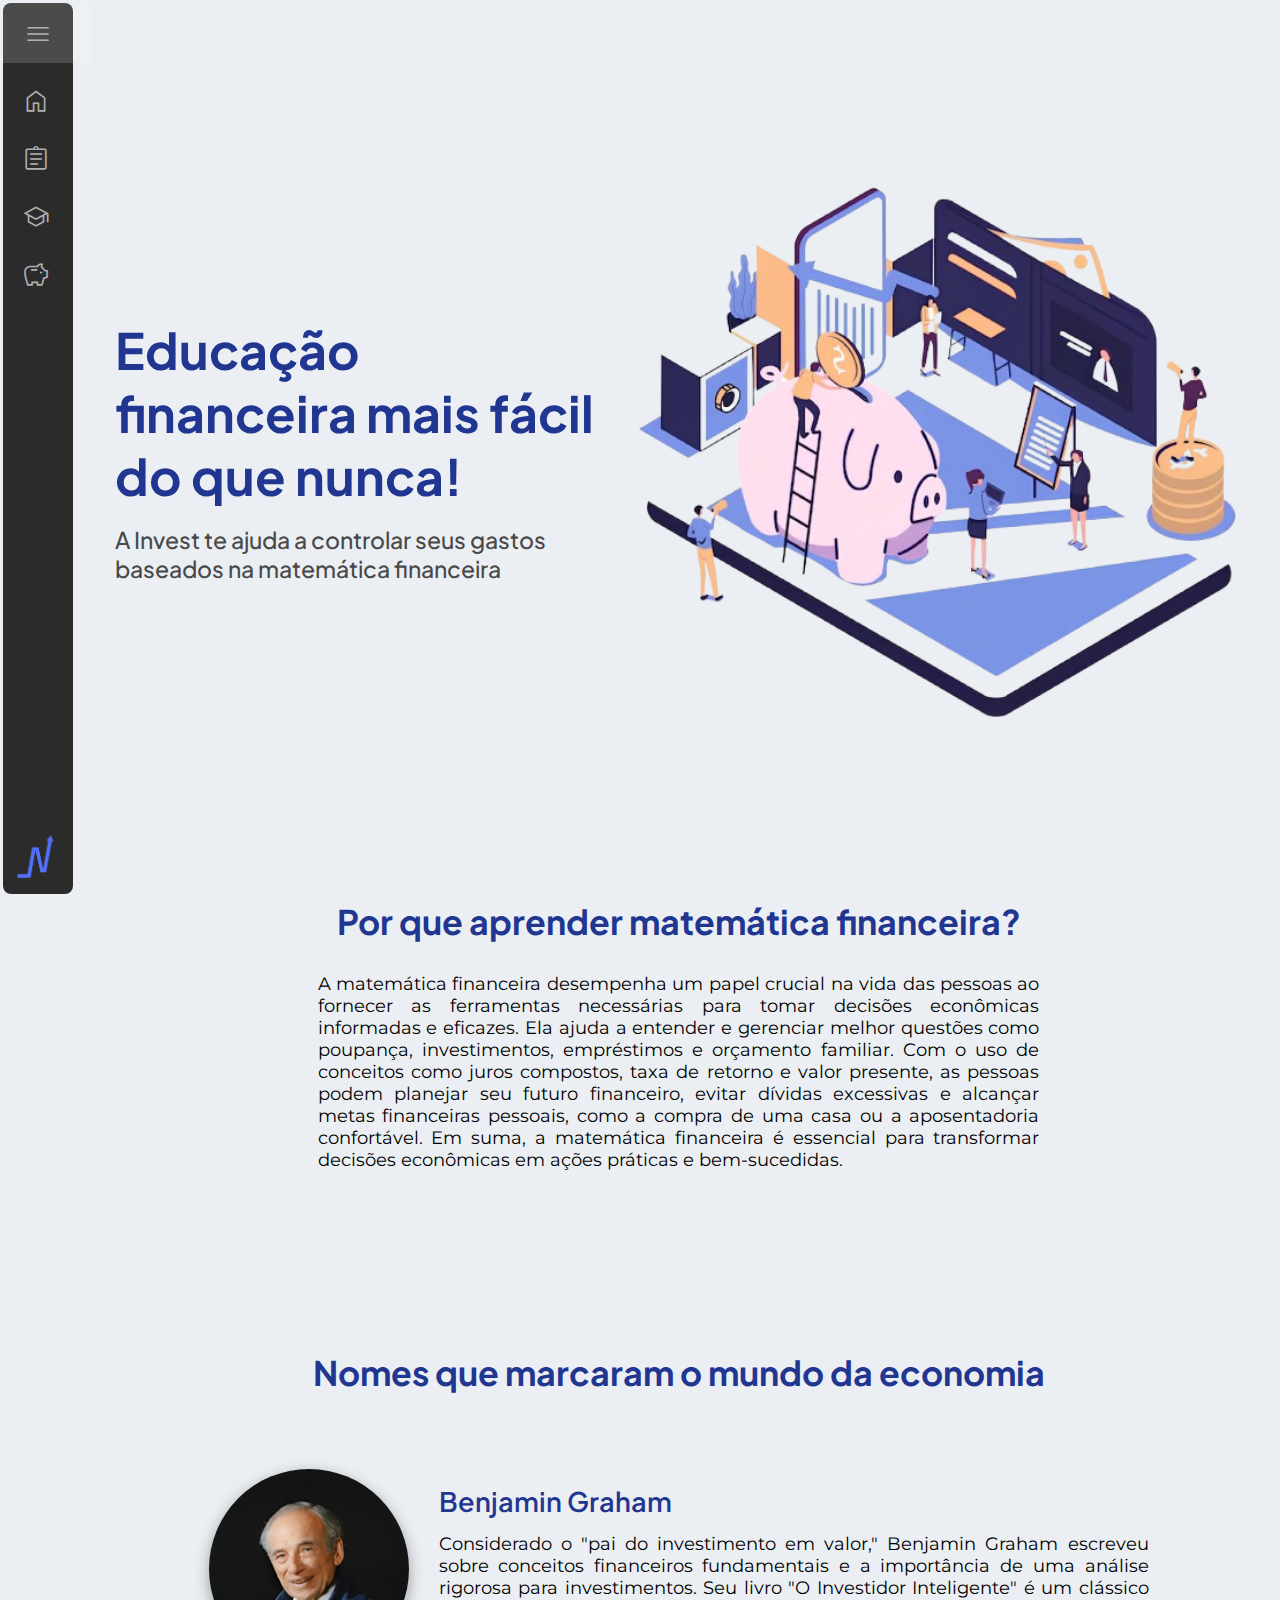
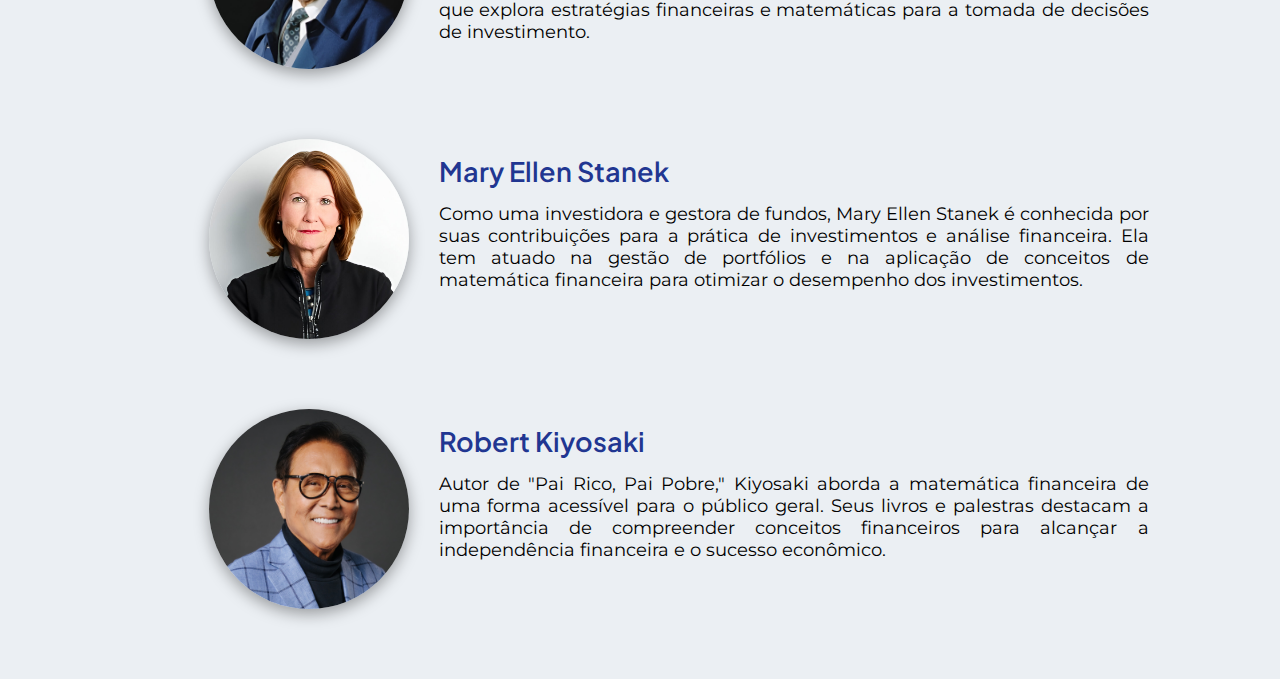
<file: index.html>
<!DOCTYPE html>
<html lang="pt-BR">
<head>
    <meta charset="UTF-8">
    <meta name="viewport" content="width=device-width, initial-scale=1.0">
    <script src="js/main.js"></script>
    <link rel="preconnect" href="https://fonts.gstatic.com" crossorigin>
    <link href="https://fonts.googleapis.com/css2?family=Montserrat:ital,wght@0,100..900;1,100..900&family=Plus+Jakarta+Sans:ital,wght@0,200..800;1,200..800&display=swap" rel="stylesheet">
    <link rel="stylesheet" href="https://fonts.googleapis.com/css2?family=Material+Symbols+Outlined:opsz,wght,FILL,GRAD@20..48,100..700,0..1,-50..200" />
    <link rel="stylesheet" href="css/styles.css">
    <link rel="shortcut icon" href="img/invest-logo.png" type="image/x-icon">
    <title>Home</title>
</head>
<body>
    <header>
        <div id="container">
            <div class="container-side">
                <div id="menu">
                    <span class="material-symbols-outlined">
                        menu
                    </span>
                </div>
                <div class="itens-nav">
                    <a href="index.html" class="a-sidebar">
                        <span class="material-symbols-outlined">
                            home
                        </span>
                        <p class="p-sidebar">Início</p>
                    </a>  
                </div>
                <div class="itens-nav">
                    <a href="financiamento.html" class="a-sidebar">
                        <span class="material-symbols-outlined">
                            assignment
                        </span>
                        <p class="p-sidebar">Simular gastos</p>
                    </a>
                </div>
                <div class="itens-nav">
                    <a href="educ.html" class="a-sidebar">
                        <span class="material-symbols-outlined">
                            school
                        </span>
                        <p class="p-sidebar">Educação financeira</p>
                    </a>
                </div>
                <div class="itens-nav">
                    <a href="orcamento.html" class="a-sidebar">
                        <span class="material-symbols-outlined">
                            savings
                        </span>
                        <p class="p-sidebar">Gerenciar gastos</p>
                    </a>
                </div>
            </div>
            <div class="box-img">
                <a href="index.html" class="a-logo">
                    <img id="logo-nav" src="img/invest-logo.png" alt="">
                    <p id="invest-p-nav">INVEST</p>
                </a> 
            </div>
        </div>
    </header>
    <section id="home-sect-1">
        <div id="text-box-sect-1">
            <h1>Educação financeira mais fácil do que nunca!</h1>
            <p id="home-first-p">A Invest te ajuda a controlar seus gastos baseados na matemática financeira</p>
        </div>
        <img id="business" src="img/business.png" alt="">
    </section>
    <section id="home-sect-2">
        <h2 id="intro-h2">Por que aprender matemática financeira?</h2>
        <p id="intro-p">A matemática financeira desempenha um papel crucial na vida das pessoas ao fornecer as ferramentas 
            necessárias para tomar decisões econômicas informadas e eficazes. Ela ajuda a entender e gerenciar 
            melhor questões como poupança, investimentos, empréstimos e orçamento familiar. Com o uso de conceitos 
            como juros compostos, taxa de retorno e valor presente, as pessoas podem planejar seu futuro financeiro, 
            evitar dívidas excessivas e alcançar metas financeiras pessoais, como a compra de uma casa ou a 
            aposentadoria confortável. Em suma, a matemática financeira é essencial para transformar decisões econômicas em 
            ações práticas e bem-sucedidas.</p>
    </section>
    <section id="home-sect-3">
        <h3>Nomes que marcaram o mundo da economia</h3>
        <div class="imp-na-mat-financeira">
            <img class="pss-importantes" src="img/graham.jpeg" alt="">
            <div class="text-pss-importantes">
                <h2 class="nome-pss-importantes">Benjamin Graham</h2>
                <p>Considerado o "pai do investimento em valor," Benjamin Graham escreveu sobre conceitos financeiros fundamentais
                    e a importância de uma análise rigorosa para investimentos. Seu livro "O Investidor Inteligente" é um clássico 
                    que explora estratégias financeiras e matemáticas para a tomada de decisões de investimento.</p>
            </div>
        </div>
        <div class="imp-na-mat-financeira">
            <img class="pss-importantes" src="img/mary.jpeg" alt="">
            <div class="text-pss-importantes">
                <h2 class="nome-pss-importantes">Mary Ellen Stanek</h2>
                <p>Como uma investidora e gestora de fundos, Mary Ellen Stanek é conhecida por suas contribuições para a prática
                    de investimentos e análise financeira. Ela tem atuado na gestão de portfólios e na aplicação de conceitos 
                    de matemática financeira para otimizar o desempenho dos investimentos.</p>
            </div>
        </div>
        <div class="imp-na-mat-financeira">
            <img class="pss-importantes" src="img/kiyosaki.jpg" alt="">
            <div class="text-pss-importantes">
                <h2 class="nome-pss-importantes">Robert Kiyosaki</h2>
                <p>Autor de "Pai Rico, Pai Pobre," Kiyosaki aborda a matemática financeira de uma forma acessível para o público 
                    geral. Seus livros e palestras destacam a importância de compreender conceitos financeiros para alcançar a 
                    independência financeira e o sucesso econômico.</p>
            </div>
        </div>
    </section>
</body>
</html>
</file>
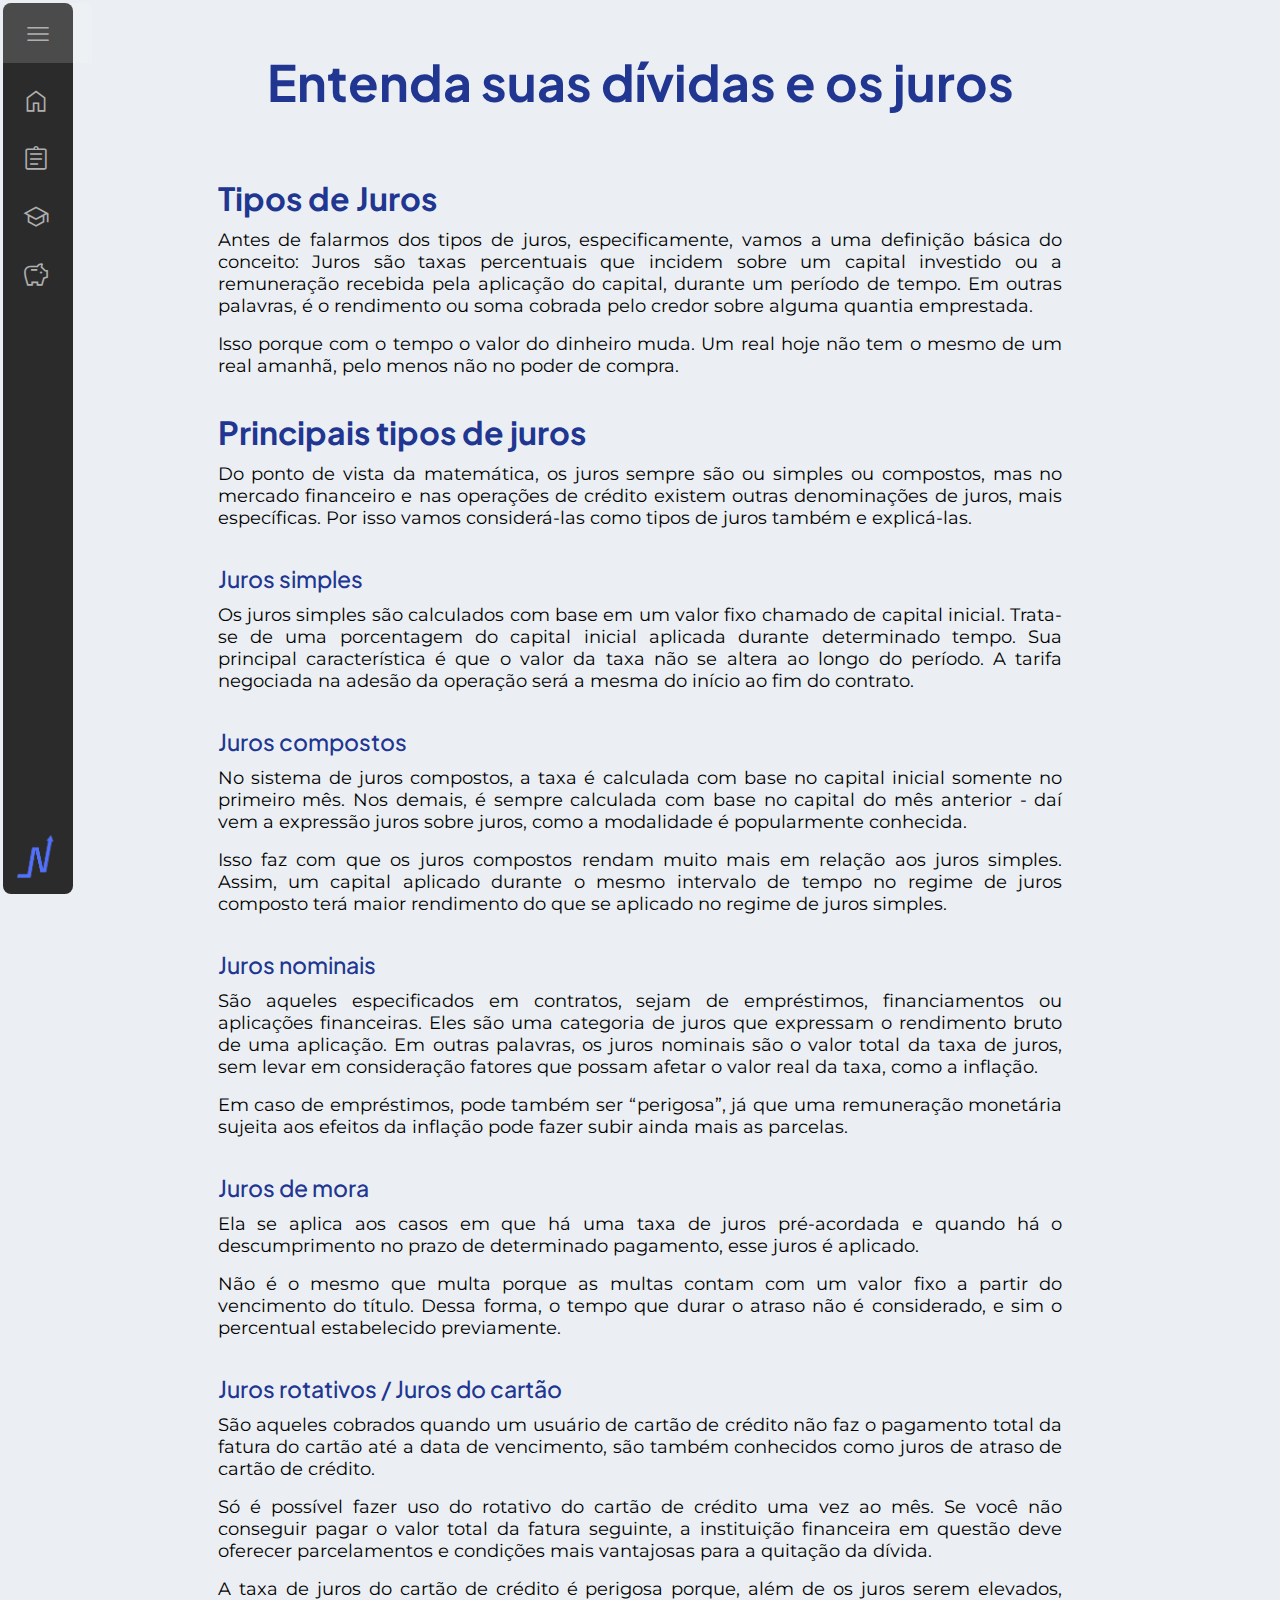
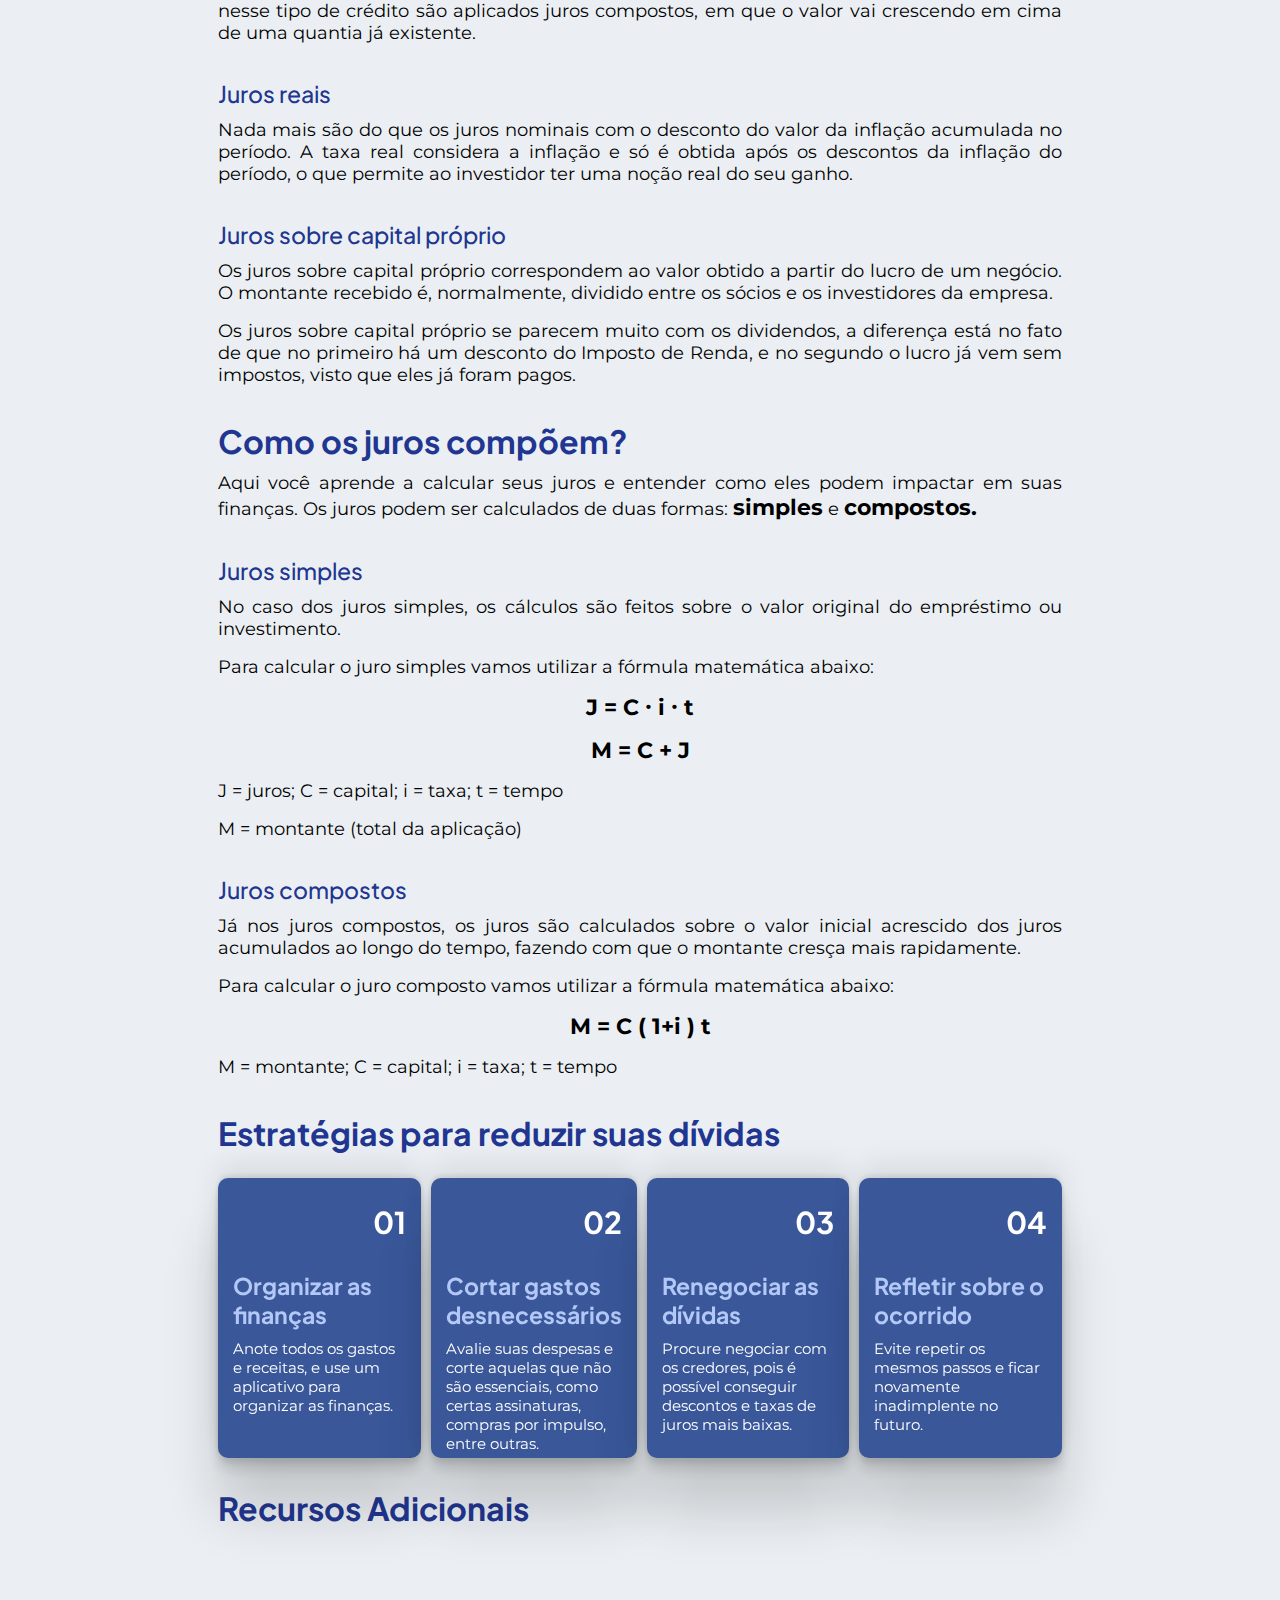
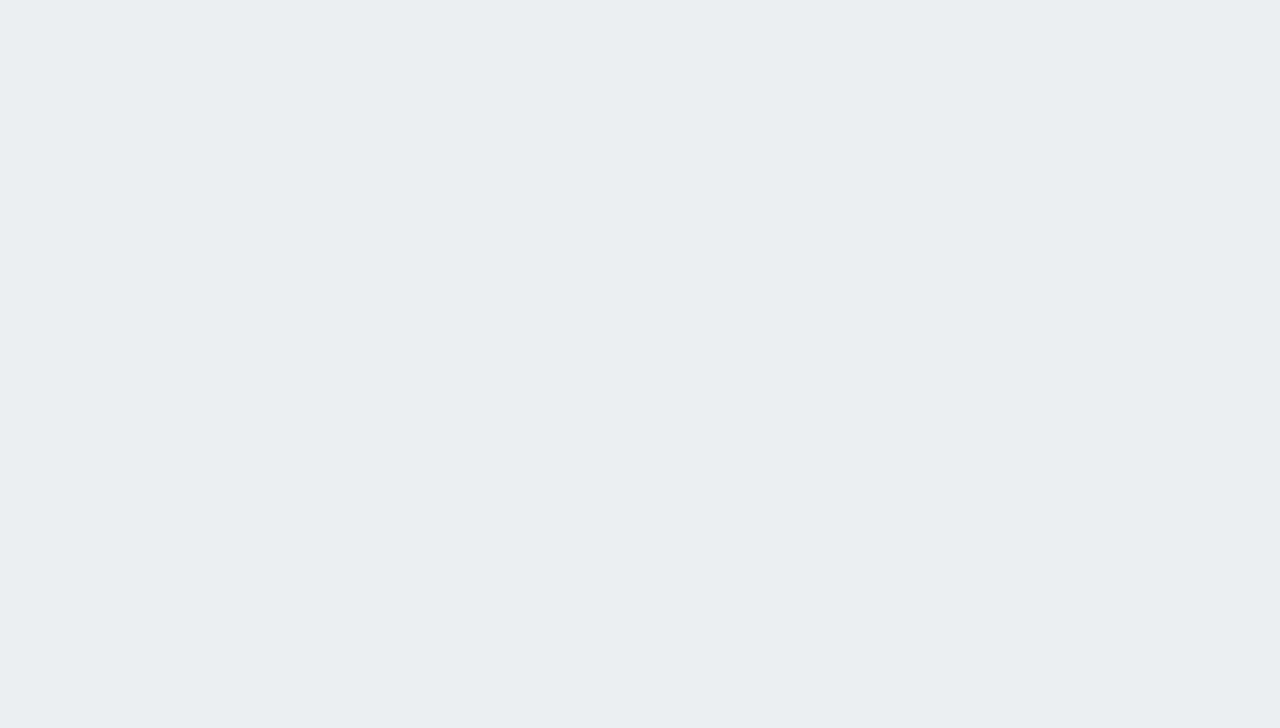
<file: educ.html>
<!DOCTYPE html>
<html lang="en">
<head>
    <meta charset="UTF-8">
    <meta name="viewport" content="width=device-width, initial-scale=1.0">
    <title>Educação Financeira</title>
    <link rel="preconnect" href="https://fonts.googleapis.com">
    <link rel="preconnect" href="https://fonts.gstatic.com" crossorigin>
    <link href="https://fonts.googleapis.com/css2?family=Montserrat:ital,wght@0,100..900;1,100..900&family=Plus+Jakarta+Sans:ital,wght@0,200..800;1,200..800&display=swap" rel="stylesheet">
    <link rel="stylesheet" href="https://fonts.googleapis.com/css2?family=Material+Symbols+Outlined:opsz,wght,FILL,GRAD@20..48,100..700,0..1,-50..200" />
    <link rel="stylesheet" href="css/educ.css">
    <link rel="shortcut icon" href="img/invest-logo.png" type="image/x-icon">
    <script src="js/main.js"></script>
</head>
<body>
    <header>
        <div id="container">
            <div class="container-side">
                <div id="menu">
                    <span class="material-symbols-outlined">
                        menu
                    </span>
                </div>
                <div class="itens-nav">
                    <a href="index.html" class="a-sidebar">
                        <span class="material-symbols-outlined">
                            home
                        </span>
                        <p class="p-sidebar">Início</p>
                    </a>  
                </div>
                <div class="itens-nav">
                    <a href="financiamento.html" class="a-sidebar">
                        <span class="material-symbols-outlined">
                            assignment
                        </span>
                        <p class="p-sidebar">Simular gastos</p>
                    </a>
                </div>
                <div class="itens-nav">
                    <a href="educ.html" class="a-sidebar">
                        <span class="material-symbols-outlined">
                            school
                        </span>
                        <p class="p-sidebar">Educação financeira</p>
                    </a>
                </div>
                <div class="itens-nav">
                    <a href="orcamento.html" class="a-sidebar">
                        <span class="material-symbols-outlined">
                            savings
                        </span>
                        <p class="p-sidebar">Gerenciar gastos</p>
                    </a>
                </div>
            </div>
            <div class="box-img">
                <a href="index.html" class="a-logo">
                    <img id="logo-nav" src="img/invest-logo.png" alt="">
                    <p id="invest-p-nav">INVEST</p>
                </a>                
            </div>
        </div>
    </header>
    <section>
        <h1>Entenda suas dívidas e os juros</h1>
        <div id="tipos" class="p-texto">
            <h2>Tipos de Juros</h2>
            <p>Antes de falarmos dos tipos de juros, especificamente, vamos a uma definição básica do conceito: Juros são taxas percentuais que incidem sobre um capital investido ou a remuneração recebida pela aplicação do capital, durante um período de tempo. Em outras palavras, é o rendimento ou soma cobrada pelo credor sobre alguma quantia emprestada.</p>
            <p>Isso porque com o tempo o valor do dinheiro muda. Um real hoje não tem o mesmo de um real amanhã, pelo menos não no poder de compra.</p>
            <h2>Principais tipos de juros</h2>
            <p>Do ponto de vista da matemática, os juros sempre são ou simples ou compostos, mas no mercado financeiro e nas operações de crédito existem outras denominações de juros, mais específicas. Por isso vamos considerá-las como tipos de juros também e explicá-las.</p>
            <h4>Juros simples</h4>
            <p>Os juros simples são calculados com base em um valor fixo chamado de capital inicial. Trata-se de uma porcentagem do capital inicial aplicada durante determinado tempo. Sua principal característica é que o valor da taxa não se altera ao longo do período. A tarifa negociada na adesão da operação será a mesma do início ao fim do contrato.</p>
            <h4>Juros compostos</h4>
            <p>No sistema de juros compostos, a taxa é calculada com base no capital inicial somente no primeiro mês. Nos demais, é sempre calculada com base no capital do mês anterior - daí vem a expressão juros sobre juros, como a modalidade é popularmente conhecida.</p>
            <p>Isso faz com que os juros compostos rendam muito mais em relação aos juros simples. Assim, um capital aplicado durante o mesmo intervalo de tempo no regime de juros composto terá maior rendimento do que se aplicado no regime de juros simples.</p>
            <h4>Juros nominais</h4>
            <p>São aqueles especificados em contratos, sejam de empréstimos, financiamentos ou aplicações financeiras. Eles são uma categoria de juros que expressam o rendimento bruto de uma aplicação. Em outras palavras, os juros nominais são o valor total da taxa de juros, sem levar em consideração fatores que possam afetar o valor real da taxa, como a inflação.</p>
                <p>Em caso de empréstimos, pode também ser “perigosa”, já que uma remuneração monetária sujeita aos efeitos da inflação pode fazer subir ainda mais as parcelas.</p>
            <h4>Juros de mora</h4>
            <p> Ela se aplica aos casos em que há uma taxa de juros pré-acordada e quando há o descumprimento no prazo de determinado pagamento, esse juros é aplicado.</p>
            <p>Não é o mesmo que multa porque as multas contam com um valor fixo a partir do vencimento do título. Dessa forma, o tempo que durar o atraso não é considerado, e sim o percentual estabelecido previamente.</p>
            <h4>Juros rotativos / Juros do cartão</h4>
            <p>São aqueles cobrados quando um usuário de cartão de crédito não faz o pagamento total da fatura do cartão até a data de vencimento, são também conhecidos como juros de atraso de cartão de crédito.</p>
            <p>Só é possível fazer uso do rotativo do cartão de crédito uma vez ao mês. Se você não conseguir pagar o valor total da fatura seguinte, a instituição financeira em questão deve oferecer parcelamentos e condições mais vantajosas para a quitação da dívida.</p>
            <p>A taxa de juros do cartão de crédito é perigosa porque, além de os juros serem elevados, nesse tipo de crédito são aplicados juros compostos, em que o valor vai crescendo em cima de uma quantia já existente.</p>
            <h4>Juros reais</h4>
            <p>Nada mais são do que os juros nominais com o desconto do valor da inflação acumulada no período. A taxa real considera a inflação e só é obtida após os descontos da inflação do período, o que permite ao investidor ter uma noção real do seu ganho.</p>
            <h4>Juros sobre capital próprio</h4>
            <p>Os juros sobre capital próprio correspondem ao valor obtido a partir do lucro de um negócio. O montante recebido é, normalmente, dividido entre os sócios e os investidores da empresa.</p>
            <p>Os juros sobre capital próprio se parecem muito com os dividendos, a diferença está no fato de que no primeiro há um desconto do Imposto de Renda, e no segundo o lucro já vem sem impostos, visto que eles já foram pagos.</p>
        </div>
        <div id="compoem" class="p-texto">
            <h2>Como os juros compõem?</h2>
            <p>Aqui você aprende a calcular seus juros e entender como eles podem impactar em suas finanças. Os juros podem ser calculados de duas formas: <strong>simples</strong> e <strong>compostos.</strong></p>
            <h4>Juros simples</h4>
            <p>No caso dos juros simples, os cálculos são feitos sobre o valor original do empréstimo ou investimento.</p>
            <p>Para calcular o juro simples vamos utilizar a fórmula matemática abaixo:</p>
            <p class="formula simples"><strong>J = C ∙ i ∙ t</strong></p>
            <p class="formula simples"><strong>M = C + J</strong></p>
            <p>J = juros; C = capital; i = taxa; t = tempo</p>
            <p>M = montante (total da aplicação)</p>
            <h4>Juros compostos</h4>
            <p> Já nos juros compostos, os juros são calculados sobre o valor inicial acrescido dos juros acumulados ao longo do tempo, fazendo com que o montante cresça mais rapidamente. </p>
            <p>Para calcular o juro composto vamos utilizar a fórmula matemática abaixo:</p>
            <p class="formula"><strong>M = C ( 1+i ) t</strong></p>
            <p>M = montante; C = capital; i = taxa; t = tempo</p>
        </div>
        <div>
            <h2>Estratégias para reduzir suas dívidas</h2>
            <div id="estrategias">
                <div class="dicas opcoes">
                    <h3>01</h3>
                    <h4>Organizar as finanças </h4>
                    <p>Anote todos os gastos e receitas, e use um aplicativo para organizar as finanças.</p>
                </div>
                <div class="dicas opcoes">
                    <h3>02</h3>
                    <h4>Cortar gastos desnecessários  </h4>
                    <p>Avalie suas despesas e corte aquelas que não são essenciais, como certas assinaturas, compras por impulso, entre outras.</p>
                </div>
                <div class="dicas opcoes">
                    <h3>03</h3>
                    <h4>Renegociar as dívidas </h4>
                    <p>Procure negociar com os credores, pois é possível conseguir descontos e taxas de juros mais baixas.</p>
                </div>
                <div class="dicas opcoes">
                    <h3>04</h3>
                    <h4>Refletir sobre o ocorrido </h4>
                    <p>Evite repetir os mesmos passos e ficar novamente inadimplente no futuro.</p>
                </div>
            </div>
        </div>
        <div id="recursos">
            <h2>Recursos Adicionais</h2>
            <div class="videos">
                <iframe src="https://www.youtube.com/embed/Uth75BB0ASU?si=yRYp_80S84RHpPee" title="YouTube video player" frameborder="0" allow="accelerometer; autoplay; clipboard-write; encrypted-media; gyroscope; picture-in-picture; web-share" referrerpolicy="strict-origin-when-cross-origin" allowfullscreen></iframe>
                <iframe src="https://www.youtube.com/embed/N27xZJj1m-4" title="JUROS SIMPLES: Teoria e Exemplos | Matemática Básica - Aula 30" frameborder="0" allow="accelerometer; autoplay; clipboard-write; encrypted-media; gyroscope; picture-in-picture; web-share" referrerpolicy="strict-origin-when-cross-origin" allowfullscreen></iframe>
                <iframe src="https://www.youtube.com/embed/yX4F8B_We7Y" title="Juros e Taxa de juros - Diferenças e Semelhanças - MATEMÁTICA FINANCEIRA - Matemática Básica" frameborder="0" allow="accelerometer; autoplay; clipboard-write; encrypted-media; gyroscope; picture-in-picture; web-share" referrerpolicy="strict-origin-when-cross-origin" allowfullscreen></iframe>
                <iframe src="https://www.youtube.com/embed/Qs5XLKqRC0Y" title="Matemática Financeira do Zero - Juros Simples X Juros Composto" frameborder="0" allow="accelerometer; autoplay; clipboard-write; encrypted-media; gyroscope; picture-in-picture; web-share" referrerpolicy="strict-origin-when-cross-origin" allowfullscreen></iframe>
                <iframe src="https://www.youtube.com/embed/MgAQXEtWZEk" title="Juros no Brasil #1 - O que são juros?" frameborder="0" allow="accelerometer; autoplay; clipboard-write; encrypted-media; gyroscope; picture-in-picture; web-share" referrerpolicy="strict-origin-when-cross-origin" allowfullscreen></iframe>
                <iframe src="https://www.youtube.com/embed/dVnht4XWdgo" title="Tipos de Juros - Aula 06." frameborder="0" allow="accelerometer; autoplay; clipboard-write; encrypted-media; gyroscope; picture-in-picture; web-share" referrerpolicy="strict-origin-when-cross-origin" allowfullscreen></iframe>
                <iframe src="https://www.youtube.com/embed/JT3PMW-vwo8" title="NEGOCIAÇÃO DE DÍVIDAS: 7 DICAS para QUITAR AS DÍVIDAS da melhor forma" frameborder="0" allow="accelerometer; autoplay; clipboard-write; encrypted-media; gyroscope; picture-in-picture; web-share" referrerpolicy="strict-origin-when-cross-origin" allowfullscreen></iframe>
                <iframe src="https://www.youtube.com/embed/cmz5zfkb4u4" title="Como quitar dívidas com banco? 💰 5 estratégias de negociação!" frameborder="0" allow="accelerometer; autoplay; clipboard-write; encrypted-media; gyroscope; picture-in-picture; web-share" referrerpolicy="strict-origin-when-cross-origin" allowfullscreen></iframe>
            </div>
        </div>
    </section>
</body>
</html>
</file>
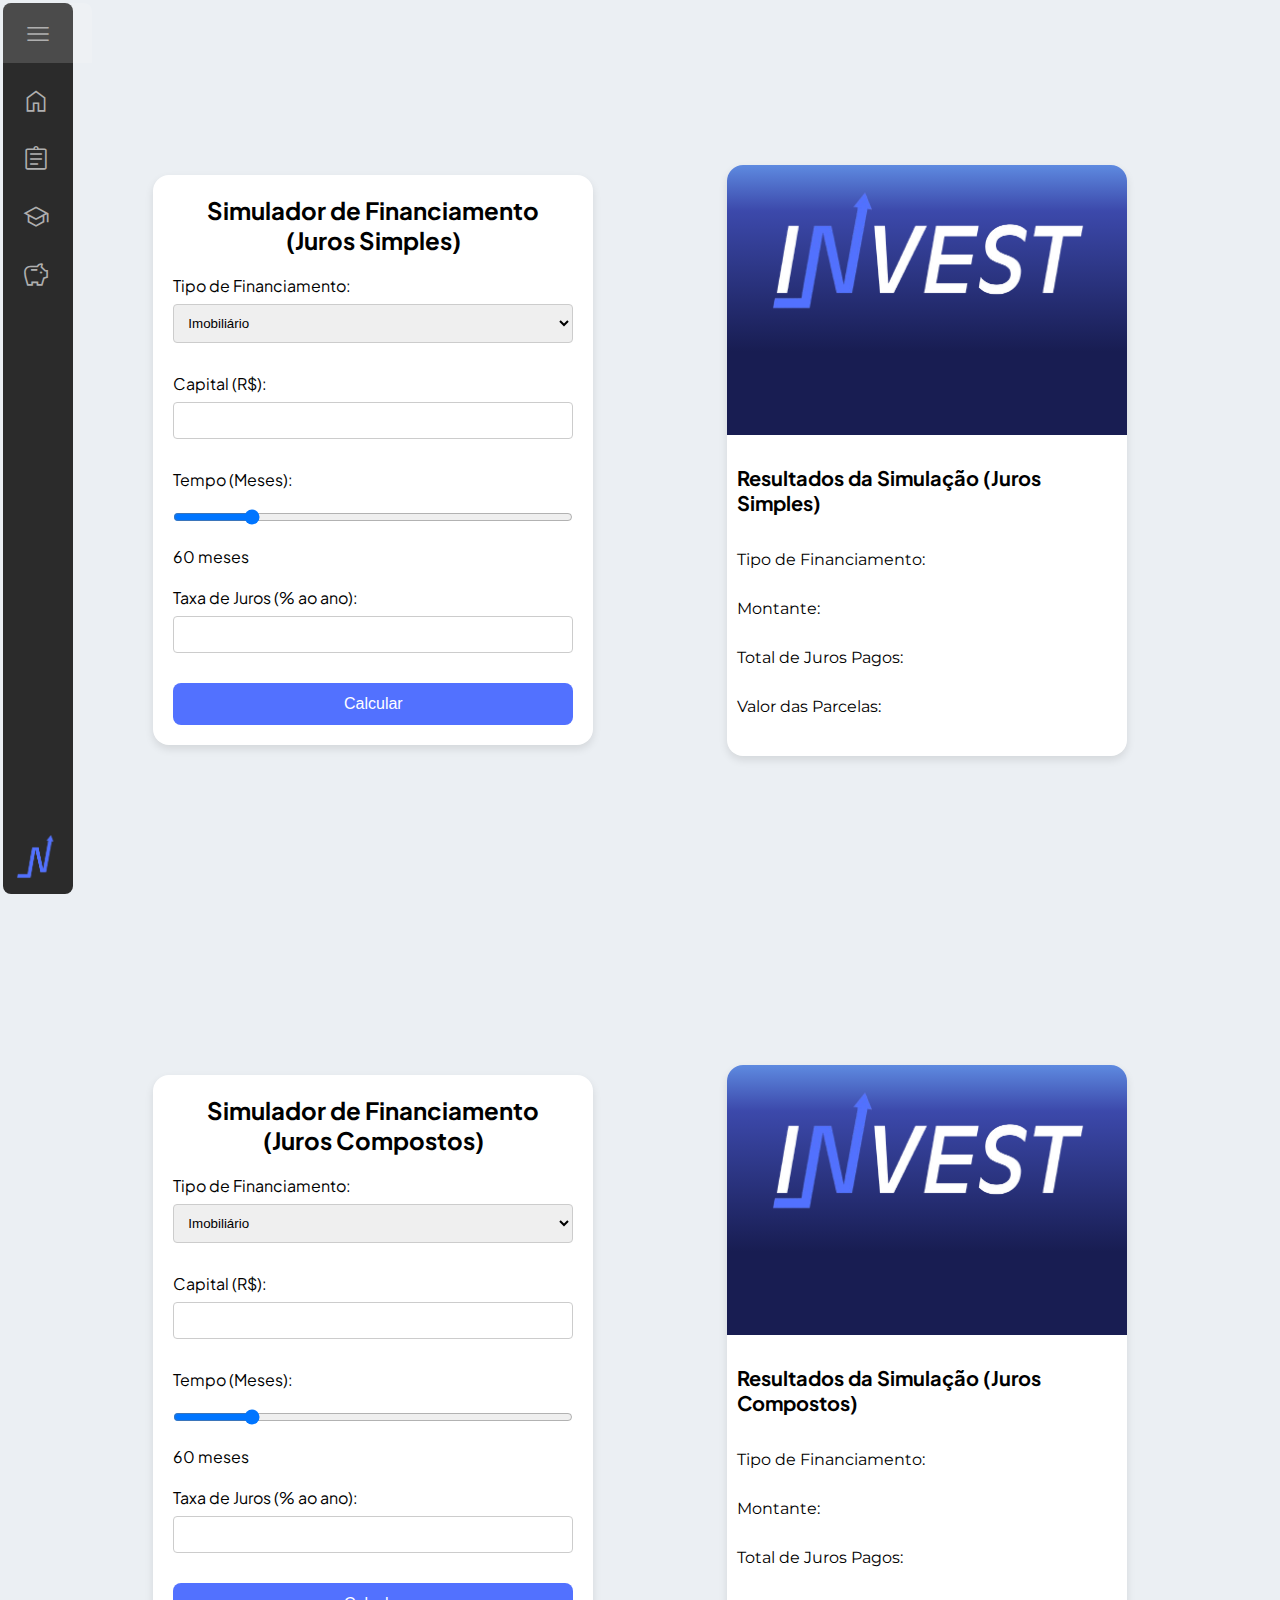
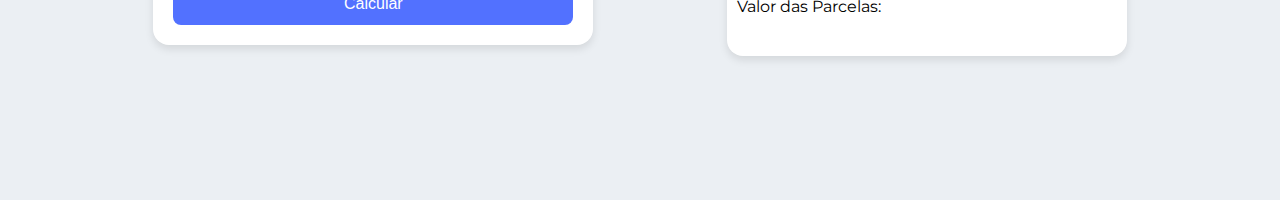
<file: financiamento.html>
<!DOCTYPE html>
<html lang="pt-br">
<head>
    <meta charset="UTF-8">
    <meta name="viewport" content="width=device-width, initial-scale=1.0">
    <link rel="stylesheet" href="css/financiamento.css">
    <link rel="stylesheet" href="https://fonts.googleapis.com/css2?family=Material+Symbols+Outlined:opsz,wght,FILL,GRAD@20..48,100..700,0..1,-50..200" />
    <link href="https://fonts.googleapis.com/css2?family=Montserrat:ital,wght@0,100..900;1,100..900&family=Plus+Jakarta+Sans:ital,wght@0,200..800;1,200..800&display=swap" rel="stylesheet">
    <link rel="shortcut icon" href="img/invest-logo.png" type="image/x-icon">
    <title>Simulador de Financiamento</title>
</head>
<body>
    <header>
        <div id="container">
            <div class="container-side">
                <div id="menu">
                    <span class="material-symbols-outlined">
                        menu
                    </span>
                </div>
                <div class="itens-nav">
                    <a href="index.html" class="a-sidebar">
                        <span class="material-symbols-outlined">
                            home
                        </span>
                        <p class="p-sidebar">Início</p>
                    </a>  
                </div>
                <div class="itens-nav">
                    <a href="financiamento.html" class="a-sidebar">
                        <span class="material-symbols-outlined">
                            assignment
                        </span>
                        <p class="p-sidebar">Simular gastos</p>
                    </a>
                </div>
                <div class="itens-nav">
                    <a href="educ.html" class="a-sidebar">
                        <span class="material-symbols-outlined">
                            school
                        </span>
                        <p class="p-sidebar">Educação financeira</p>
                    </a>
                </div>
                <div class="itens-nav">
                    <a href="orcamento.html" class="a-sidebar">
                        <span class="material-symbols-outlined">
                            savings
                        </span>
                        <p class="p-sidebar">Gerenciar gastos</p>
                    </a>
                </div>
            </div>
            <div class="box-img">
                <a href="index.html" class="a-logo">
                    <img id="logo-nav" src="img/invest-logo.png" alt="">
                    <p id="invest-p-nav">INVEST</p>
                </a> 
            </div>
        </div>
    </header>
    
    <!-- JUROS SIMPLES -->
    <div id="main-content">
        <div class="bc-financia">
            <h1>Simulador de Financiamento (Juros Simples)</h1>
            <form id="formulario-simples">
                <div class="form-financ">
                    <label for="tpfinanciamento">Tipo de Financiamento:</label>
                    <select id="tpfinanciamento">
                        <option value="imobiliario">Imobiliário</option>
                        <option value="veicular">Veicular</option>
                        <option value="pessoal">Pessoal</option>
                    </select required>
                </div>
                <div class="form-financ">
                    <label for="capital">Capital (R$):</label>
                    <input type="text" id="capital" required>
                </div>
                <div class="form-financ">
                    <label for="tempo">Tempo (Meses):</label>
                    <input type="range" id="tempo" min="1" max="360" value="60" oninput="acompanharPrazo(this.value);">
                    <p id="mudar-prazo">60 meses</p>
                </div>
                <div class="form-financ">
                    <label for="taxa">Taxa de Juros (% ao ano):</label>
                    <input type="text" id="taxa-inserida" required>
                </div>
                <button type="submit">Calcular</button>
            </form>
        </div>
        <div class="rstd">
            <div id="cab-rstd">
                <img src="img/logo-branca-png.png" id="imgInvest">
            </div>
            <h2>Resultados da Simulação (Juros Simples)</h2>
            <p id="tp-financ">Tipo de Financiamento:</p>
            <p id="montante">Montante:</p>
            <p id="juros-total">Total de Juros Pagos:</p>
            <p id="valor-parcelas">Valor das Parcelas: </p>
        </div>
    </div>

    <!-- JUROS COMPOSTOS -->
    <div id="main-content2">
        <div class="bc-financia">
            <h1>Simulador de Financiamento (Juros Compostos)</h1>
            <form id="formulario-composto">
                <div class="form-financ">
                    <label for="tpfinanciamento-composto">Tipo de Financiamento:</label>
                    <select id="tpfinanciamento-composto">
                        <option value="imobiliario">Imobiliário</option>
                        <option value="veicular">Veicular</option>
                        <option value="pessoal">Pessoal</option>
                    </select required>
                </div>
                <div class="form-financ">
                    <label for="capital-composto">Capital (R$):</label>
                    <input type="text" id="capital-composto" required>
                </div>
                <div class="form-financ">
                    <label for="tempo-composto">Tempo (Meses):</label>
                    <input type="range" id="tempo-composto" min="1" max="360" value="60" oninput="acompanharPrazoComposto(this.value);">
                    <p id="mudar-prazo-composto">60 meses</p>
                </div>
                <div class="form-financ">
                    <label for="taxa-composto">Taxa de Juros (% ao ano):</label>
                    <input type="text" id="taxa-inserida-composto" required>
                </div>
                <button type="submit">Calcular</button>
            </form>
        </div>
        <div class="rstd">
            <div id="cab-rstd">
                <img src="img/logo-branca-png.png" id="imgInvest">
            </div>
            <h2>Resultados da Simulação (Juros Compostos)</h2>
            <p id="tp-financ-composto">Tipo de Financiamento:</p>
            <p id="montante-composto">Montante:</p>
            <p id="juros-total-composto">Total de Juros Pagos:</p>
            <p id="valor-parcelas-composto">Valor das Parcelas: </p>
        </div>
    </div>

    <script>
        let dadosJurosSimples = [];
        let dadosJurosCompostos = [];

        function acompanharPrazo(value) {
            let texto = value == 1 ? ' mês' : ' meses';
            document.getElementById('mudar-prazo').textContent = value + texto;
        }

        function acompanharPrazoComposto(value) {
            let texto = value == 1 ? ' mês' : ' meses';
            document.getElementById('mudar-prazo-composto').textContent = value + texto;
        }

        function calcularFinanciamento(event) {
            event.preventDefault();
            let capital = parseInt(document.getElementById('capital').value);
            let taxaInserida = parseInt(document.getElementById('taxa-inserida').value);
            let tempo = parseInt(document.getElementById('tempo').value);
            let taxa = (taxaInserida / 12) / 100;
            let sjuros = capital * taxa * tempo;
            let montante = capital + sjuros;
            let tipoFinanciamento = document.getElementById('tpfinanciamento').value;
            let vparcela = montante / tempo;

            document.getElementById('tp-financ').textContent = `Tipo de Financiamento: ${tipoFinanciamento.charAt(0).toUpperCase() + tipoFinanciamento.slice(1)}`;
            document.getElementById('montante').textContent = `Montante: R$ ${montante.toFixed(2)}`;
            document.getElementById('juros-total').textContent = `Total de Juros Pagos: R$ ${sjuros.toFixed(2)}`;
            document.getElementById('valor-parcelas').textContent = `Valor das Parcelas: R$ ${vparcela.toFixed(2)}`;

            dadosJurosSimples.push(montante);

        }

        function calcularFinanciamento2(event) {
            event.preventDefault();
            let capital = parseInt(document.getElementById('capital-composto').value);
            let taxaInserida = parseInt(document.getElementById('taxa-inserida-composto').value);
            let tempo = parseInt(document.getElementById('tempo-composto').value);
            let taxa = (taxaInserida / 12) / 100;
            let montante = capital * Math.pow((1 + taxa), tempo);
            let cjuros = montante - capital;
            let tipoFinanciamento = document.getElementById('tpfinanciamento-composto').value;
            let vparcela = montante / tempo;

            document.getElementById('tp-financ-composto').textContent = `Tipo de Financiamento: ${tipoFinanciamento.charAt(0).toUpperCase() + tipoFinanciamento.slice(1)}`;
            document.getElementById('montante-composto').textContent = `Montante: R$ ${montante.toFixed(2)}`;
            document.getElementById('juros-total-composto').textContent = `Total de Juros Pagos: R$ ${cjuros.toFixed(2)}`;
            document.getElementById('valor-parcelas-composto').textContent = `Valor das Parcelas: R$ ${vparcela.toFixed(2)}`;

            dadosJurosCompostos.push(montante);

        }

        const resultCalculoSimples = document.getElementById('formulario-simples');
        resultCalculoSimples.addEventListener('submit', calcularFinanciamento);

        const resultCalculoComposto = document.getElementById('formulario-composto');
        resultCalculoComposto.addEventListener('submit', calcularFinanciamento2);
    </script>
</body>
</html>
</file>
<file: css/styles.css>
*{
    margin: 0;
    padding: 0;
}

::-webkit-scrollbar {
    width: 10px;
}
  
::-webkit-scrollbar-track {
    background: #ebeff3; 
}
   
::-webkit-scrollbar-thumb {
    background: #0000004d; 
}
  
::-webkit-scrollbar-thumb:hover {
    background: #00000069; 
}

/* Início da navbar */

#container{
    display: flex;
    align-items: start;
    flex-direction: column;
    margin: 3px;
    border-radius: 8px;
    float: left;
    background-color: rgb(43, 43, 43);
    width: 70px;
    height: 99vh;
    position: fixed;
    justify-content: space-between;
    z-index: 99;
    transition: width 0.4s;
}

#container:hover{
    width: 230px;
}

#container:hover #menu{
    width: 230px;
}

.container-side {
    display: flex;
    flex-direction: column;
    align-items: start;
}

.material-symbols-outlined {
    color: rgb(175, 175, 175);
    font-size: 30px !important;
    margin-top: 2px;
    font-variation-settings:
    'FILL' 0,
    'wght' 300,
    'GRAD' 0,
    'opsz' 40
}

#menu{
    background-color: rgba(255, 255, 255, 0.151);
    width: 69px;
    height: 60px;
    border-top-left-radius: 8px;
    border-top-right-radius: 8px;
    display: flex;
    justify-content: center;
    align-items: center;
    padding-left: 20px;
    transition: width 0.4s;
    justify-content: left;
}

.itens-nav{
    display: flex;
    border-radius: 5px;
    width: 35px;
    height: 43px;
    margin-top: 15px;
    padding-left: 6px;
    margin-left: 12px;
    transition: background-color 0.3s;
}

.itens-nav:hover{
    background-color: rgba(255, 255, 255, 0.151);
}
#container:hover .itens-nav{
    width: 196px;
}

.a-sidebar{
    display: flex;
    align-items: center;
    text-decoration: none;
    width: 196px;
}

.p-sidebar{
    margin-left: 8px;
    color: rgb(175, 175, 175);
    font-family: "Plus Jakarta Sans", sans-serif;
    font-size: 14px;
    font-weight: 600;
    opacity: 0;
    transition: opacity 0.3s;
}

#container:hover .p-sidebar{
    opacity: 1;
}

.box-img{
    display: flex;
    justify-content: center;
    align-items: center;
    margin-bottom: 5px;
    transition: margin-left 0.3s;
}

#logo-nav{
    margin-bottom: 10px;
    width: 45px;
    margin-left: 12px;
}

.a-logo {
    display: flex;
    align-items: center;
    text-decoration: none;
}

#invest-p-nav{
    opacity: 0;
    transition: opacity 0.3s;
    font-size: 24px;
    color: rgb(228, 228, 228);
    font-weight: 500;
    font-style: italic;
    font-family: "Plus Jakarta Sans", sans-serif;
}

#container:hover #invest-p-nav{
    opacity: 1;
}

#container:hover .box-img{
    margin-left: 27px;
}

/* fim da navbar */

#home-sect-1{
    padding-left: 77px;
    background-color: #ebeff3;
    height: 100vh;
    display: flex;
    justify-content: space-evenly;
    align-items: center;
}

#text-box-sect-1{
    width: 480px;
}

h1{
    font-family: "Plus Jakarta Sans", sans-serif;
    font-size: 50px;
    color: #213691;
}

#home-first-p{
    margin-top: 18px;
    font-size: 23px;
    font-family: "Plus Jakarta Sans", sans-serif;
    color: #494949;
    font-weight: 500;
}

#business{
    width: 610px;
    height: 550px;
}

#home-sect-2{
    padding-left: 77px;
    background-color: #ebeff3;

    display: flex;
    align-items: center;
    flex-direction: column;
}

#intro-h2{
    font-family: "Plus Jakarta Sans", sans-serif;
    font-size: 34px;
    color: #213691;
    text-align: center;
    margin-bottom: 30px;
}

#intro-p{
    font-family: "Montserrat", sans-serif;
    font-size: 18px;
    font-weight: 400;
    width: 60%;
    text-align:justify;
    margin-bottom: 20vh;
}

h3{
    color: #213691;
    font-family: "Plus Jakarta Sans", sans-serif;
    font-size: 34px;
    text-align: center;
    margin-bottom: 75px;
}

.imp-na-mat-financeira{
    display: flex;
    justify-content: center;
    flex-direction: row;
}

.pss-importantes{
    width: 200px;
    height: 200px;
    border-radius: 50%;
    margin-bottom: 70px;
    box-shadow: rgba(0, 0, 0, 0.35) 0px 5px 15px;
} 

.text-pss-importantes{
    display: flex;
    flex-direction: column;
    margin-left: 30px;
    margin-top: 15px;
    width: 710px;
    font-family: "Montserrat", sans-serif;
    font-size: 18px;
    text-align:justify;
}

.nome-pss-importantes{
    margin-bottom: 15px;
    color: #213691 !important;
    font-weight: 600;
    font-family: "Plus Jakarta Sans", sans-serif !important;
}

#home-sect-3{
    padding-left: 77px;
    background-color: #ebeff3;
    height: 100%;
}
@media (max-width: 768px){
    #home-sect-1{
        display: block;
    }
    h1{
        font-size: 42px;
        padding-top: 150px;
    }
    #home-first-p{
        font-size: 22px;
    }
    #business{
        width: 260px;
        height: 200px;
        margin-top: 20%;
        display: none;
    }
    .text-pss-importantes{
        display: flex;
        flex-direction: column;
        margin-left: 30px;
        margin-top: 15px;
        width: 80%;
        font-size: 15px;
    }
    
    .nome-pss-importantes{
        font-weight: 400;
    }
    .imp-na-mat-financeira{
        display: block;
        padding-bottom: 30px;

    }
    .pss-importantes{
        align-items: center;
        border-radius: 5%;
        margin-bottom: 10px;
        margin-left: 12%;
        
    } 
    #text-box-sect-1{
        width: 90%;
        margin-left: 8%;
    }
    #intro-p{
        width: 80%;
    }
}
</file>
<file: css/educ.css>
*{
    margin: 0;
    padding: 0;
}
body{
    background-color: rgb(235, 239, 243);
}

::-webkit-scrollbar {
    width: 10px;
}
  
::-webkit-scrollbar-track {
    background: #ebeff3; 
}
   
::-webkit-scrollbar-thumb {
    background: #0000004d; 
}
  
::-webkit-scrollbar-thumb:hover {
    background: #00000069; 
}

#container{
    display: flex;
    align-items: start;
    flex-direction: column;
    margin: 3px;
    border-radius: 8px;
    float: left;
    background-color: rgb(43, 43, 43);
    width: 70px;
    height: 99vh;
    position: fixed;
    justify-content: space-between;
    transition: width 0.4s;
    top: 0;
}

#container:hover{
    width: 230px;
}

#container:hover #menu{
    width: 230px;
}

.container-side {
    display: flex;
    flex-direction: column;
    align-items: start;
}

.material-symbols-outlined {
    color: rgb(175, 175, 175);
    font-size: 30px !important;
    margin-top: 2px;
    font-variation-settings:
    'FILL' 0,
    'wght' 300,
    'GRAD' 0,
    'opsz' 40
}

#menu{
    background-color: rgba(255, 255, 255, 0.151);
    width: 69px;
    height: 60px;
    border-top-left-radius: 8px;
    border-top-right-radius: 8px;
    display: flex;
    justify-content: center;
    align-items: center;
    padding-left: 20px;
    transition: width 0.4s;
    justify-content: left;
}

.itens-nav{
    display: flex;
    border-radius: 5px;
    width: 35px;
    height: 43px;
    margin-top: 15px;
    padding-left: 6px;
    margin-left: 12px;
    transition: background-color 0.3s;
}

.itens-nav:hover{
    background-color: rgba(255, 255, 255, 0.151);
}
#container:hover .itens-nav{
    width: 196px;
}

.a-sidebar{
    display: flex;
    align-items: center;
    text-decoration: none;
    width: 196px;
}

.p-sidebar{
    margin-left: 8px;
    color: rgb(175, 175, 175);
    font-family: "Plus Jakarta Sans", sans-serif;
    font-size: 14px;
    font-weight: 600;
    opacity: 0;
    transition: opacity 0.3s;
}

#container:hover .p-sidebar{
    opacity: 1;
}

.box-img{
    display: flex;
    justify-content: center;
    align-items: center;
    margin-bottom: 5px;
    transition: margin-left 0.3s;
}

#logo-nav{
    margin-bottom: 10px;
    width: 45px;
    margin-left: 12px;
}

.a-logo {
    display: flex;
    align-items: center;
    text-decoration: none;
}

#invest-p-nav{
    opacity: 0;
    transition: opacity 0.3s;
    font-size: 24px;
    color: rgb(228, 228, 228);
    font-weight: 500;
    font-style: italic;
    font-family: "Plus Jakarta Sans", sans-serif;
}

#container:hover #invest-p-nav{
    opacity: 1;
}

#container:hover .box-img{
    margin-left: 27px;
}
/* fim nav */
section h1{
    text-align: center;
    font-weight: bolder;
    font-size: 50px;
    margin-top: 50px;
    margin-bottom: 65px;
    color: #213691;
    font-family: "Plus Jakarta Sans", sans-serif;
    font-optical-sizing: auto;
    font-style: normal;
}
section{
    margin-left: 17%;
    margin-right: 17%;
}
section h2{
    color: #213691;
    font-weight: bold;
    margin-top: 30px;
    font-family: "Plus Jakarta Sans", sans-serif;
    font-optical-sizing: auto;
    font-style: normal;
    font-size: 32px;
}
.p-texto p{
    padding-top: 11px;
    padding-bottom: 5px;
    font-size: 18px;
    font-family: "Montserrat", sans-serif;
    font-optical-sizing: auto;
}
.p-texto p:not(.formula){
    text-align: justify;

}
section h4{
    color: #213691;
    font-weight: 500;
    margin-top: 30px;
    font-size: 23px;
    font-family: "Plus Jakarta Sans", sans-serif;
    font-optical-sizing: auto;
    font-style: normal;
}
.formula{
    text-align: center;
}
strong{
    font-size: 22px;
}
#estrategias{
    display: grid;
    grid-template-columns:  repeat(4, 1fr);
    grid-template-rows: auto;
    gap: 10px;
    color: rgb(0, 0, 0);
    margin-top: 25px;
    display: flex;
    flex-direction: row;
}

.dicas h3{
    margin-top: 10px;
    text-align: right;
    font-size: 30px;
    color: white;
    font-family: "Plus Jakarta Sans", sans-serif;
    font-optical-sizing: auto;
    font-style: normal;
    background-color: #395799;
}
.dicas{
    background-color: #395799;
    box-shadow: rgba(0, 0, 0, 0.164) 0px 54px 55px, rgba(0, 0, 0, 0.089) 0px -12px 30px, rgba(0, 0, 0, 0.082) 0px 4px 6px, rgba(0, 0, 0, 0.116) 0px 12px 13px, rgba(0, 0, 0, 0.09) 0px -3px 5px;
    padding: 15px;
    border-radius: 10px;
    transition: transform 0.3s ease;
    width: 207px;
    height: 250px;
    position: relative;
    top: 0;
}
.dicas:hover{
    transform: scale(1.03);
}
.dicas h4{
    color:#b3c8f7;
    font-weight: bold;
    margin-bottom: 10px;
}
.dicas p{
    font-family: "Montserrat", sans-serif;
    font-optical-sizing: auto;
    font-size: 15px;
    color: white;
}
iframe{
    margin-top: 30px;
    width: 302px;
    height: 200px;
    padding: 10px;  
}
.videos{
    display: grid;
    grid-template-columns: auto auto auto;
    top: 0;
    margin-bottom: 50px;
}
@media (max-width: 768px){
    #estrategias{
        display: grid;
        grid-template-columns:  repeat(1, 1fr);
        grid-template-rows: auto;
    }
    .videos{
        display: flex;
        flex-direction: column;
    }
    iframe{
        width: 290px;
        height: 170px;
    }
}
@media (min-width:769px) and (max-width: 960px){
    #estrategias{
        display: grid;
        grid-template-columns:  repeat(2, 1fr);
        grid-template-rows: auto;
    }
    .videos{
        display: grid;
        grid-template-columns:  repeat(2, 1fr);
        grid-template-rows: auto;
    }
    iframe{
        width: 290px;
        height: 170px;
    }
}
</file>
<file: css/financiamento.css>
*{
    margin: 0;
    padding: 0;
}

body{
    background-color: rgb(235, 239, 243);
}

::-webkit-scrollbar {
    width: 10px;
}
  
::-webkit-scrollbar-track {
    background: #ebeff3; 
}
   
::-webkit-scrollbar-thumb {
    background: #0000004d; 
}
  
::-webkit-scrollbar-thumb:hover {
    background: #00000069; 
}

/*nav-bar*/
#container{
    display: flex;
    align-items: start;
    flex-direction: column;
    margin: 3px;
    border-radius: 8px;
    float: left;
    background-color: rgb(43, 43, 43);
    width: 70px;
    height: 99vh;
    position: fixed;
    justify-content: space-between;
    transition: width 0.4s;
}

#container:hover{
    width: 230px;
}

#container:hover #menu{
    width: 230px;
}

.container-side {
    display: flex;
    flex-direction: column;
    align-items: start;
}

.material-symbols-outlined {
    color: rgb(175, 175, 175);
    font-size: 30px !important;
    margin-top: 2px;
    font-variation-settings:
    'FILL' 0,
    'wght' 300,
    'GRAD' 0,
    'opsz' 40
}

#menu{
    background-color: rgba(255, 255, 255, 0.151);
    width: 69px;
    height: 60px;
    border-top-left-radius: 8px;
    border-top-right-radius: 8px;
    display: flex;
    justify-content: center;
    align-items: center;
    padding-left: 20px;
    transition: width 0.4s;
    justify-content: left;
}

.itens-nav{
    display: flex;
    border-radius: 5px;
    width: 35px;
    height: 43px;
    margin-top: 15px;
    padding-left: 6px;
    margin-left: 12px;
    transition: background-color 0.3s;
}

.itens-nav:hover{
    background-color: rgba(255, 255, 255, 0.151);
}
#container:hover .itens-nav{
    width: 196px;
}

.a-sidebar{
    display: flex;
    align-items: center;
    text-decoration: none;
    width: 196px;
}

.p-sidebar{
    margin-left: 8px;
    color: rgb(175, 175, 175);
    font-family: "Plus Jakarta Sans", sans-serif;
    font-size: 14px;
    font-weight: 600;
    opacity: 0;
    transition: opacity 0.3s;
}

#container:hover .p-sidebar{
    opacity: 1;
}

.box-img{
    display: flex;
    justify-content: center;
    align-items: center;
    margin-bottom: 5px;
    transition: margin-left 0.3s;
}

#logo-nav{
    margin-bottom: 10px;
    width: 45px;
    margin-left: 12px;
}

.a-logo {
    display: flex;
    align-items: center;
    text-decoration: none;
}

#invest-p-nav{
    opacity: 0;
    transition: opacity 0.3s;
    font-size: 24px;
    color: rgb(228, 228, 228);
    font-weight: 500;
    font-style: italic;
    font-family: "Plus Jakarta Sans", sans-serif;
}

#container:hover #invest-p-nav{
    opacity: 1;
}

#container:hover .box-img{
    margin-left: 27px;
}
/*nav-bar*/

#main-content {
    display: flex;
    align-items: center;
    justify-content: space-evenly;
    min-height: 100vh;
    padding: 20px;
    box-sizing: border-box;
}

#main-content2 {
    display: flex;
    align-items: center;
    justify-content: space-evenly;
    min-height: 100vh;
    padding: 20px;
    box-sizing: border-box;

}

.bc-financia, .rstd {
    background-color: white;
    padding: 20px;
    border-radius: 16px;
    max-width: 400px;
    width: 100%;
    box-shadow: 0 4px 8px rgba(0, 0, 0, 0.1);
    margin-top: 20px;
}

.rstd {
    padding-top: 0;
    padding-left: 0;
    padding-right: 0;
}

h1 {
    font-size: 24px;
    margin-bottom: 20px;
    text-align: center;
}

.form-financ {
    margin-bottom: 20px;
}

label {
    display: block;
    margin-bottom: 8px;
    font-family: "Plus Jakarta Sans", sans-serif;
    font-optical-sizing: auto;
    font-weight: 400px;
    font-style: normal;
}

input[type="text"],
select,
input[type="range"] {
    width: 100%;
    padding: 10px;
    border: 1px solid #ccc;
    border-radius: 4px;
    box-sizing: border-box; 
    margin-bottom: 10px; 
}

button {
    width: 100%;
    padding: 12px;
    background-color: #5271ff;
    border: none;
    border-radius: 8px;
    color: white;
    font-size: 16px;
    cursor: pointer;
}

button:hover {
    background-color: #495cb3;
}

.rstd h2 {
    font-size: 20px;
    margin-bottom: 15px;
    padding: 10px;
}

.rstd p {
    font-size: 16px;
    margin-bottom: 10px;
    padding: 10px;
    font-family: "Montserrat", sans-serif;
    font-optical-sizing: auto;
    font-weight: 300px;
    font-style: normal;
}

p {
    font-family: "Plus Jakarta Sans", sans-serif;
    font-style: normal;
}

h2, h1 {
    font-family: "Plus Jakarta Sans", sans-serif;
    font-optical-sizing: auto;
    font-weight: 400px;
    font-style: normal;
}

#imgInvest{
    width: 330px;
    display: flex;
    margin: 0 auto;
}

#cab-rstd {
    background: rgb(24,29,82);
    background: linear-gradient(0deg, rgba(24,29,82,1) 31%, rgba(60,73,171,1) 83%, rgba(94,138,224,1) 100%);
    height: 30vh;
    border-radius: 16px 16px 0 0;
    margin-bottom: 20px;
}

canvas {
    width: 80px;
    height: 80px;
}

/*responsividade*/
@media (max-width: 768px){
    #main-content, #main-content2{
        margin-left: 18%;
    }
    #main-content, #main-content2{
        display: block;
    }
    .bc-financia, .rstd {
        padding: 15px;
        max-width: 290px;
        width: 100%;
    }
    .rstd{
        display: flex;
        flex-direction: column;
    }
    #imgInvest{
        width: 250px;
        margin-top: 48px;
    }
}
@media (min-width: 768px) and (max-width: 1180px){
    #main-content, #main-content2{
        margin-left: 30%;
    }
    #main-content, #main-content2{
        display: block;
    }
    .bc-financia, .rstd {
        padding: 15px;
        max-width: 350px;
        width: 100%;
    }
    .rstd{
        display: flex;
        flex-direction: column;
    }
    #imgInvest{
        width: 290px;
        margin-top: 20px;
    }
}
</file>
